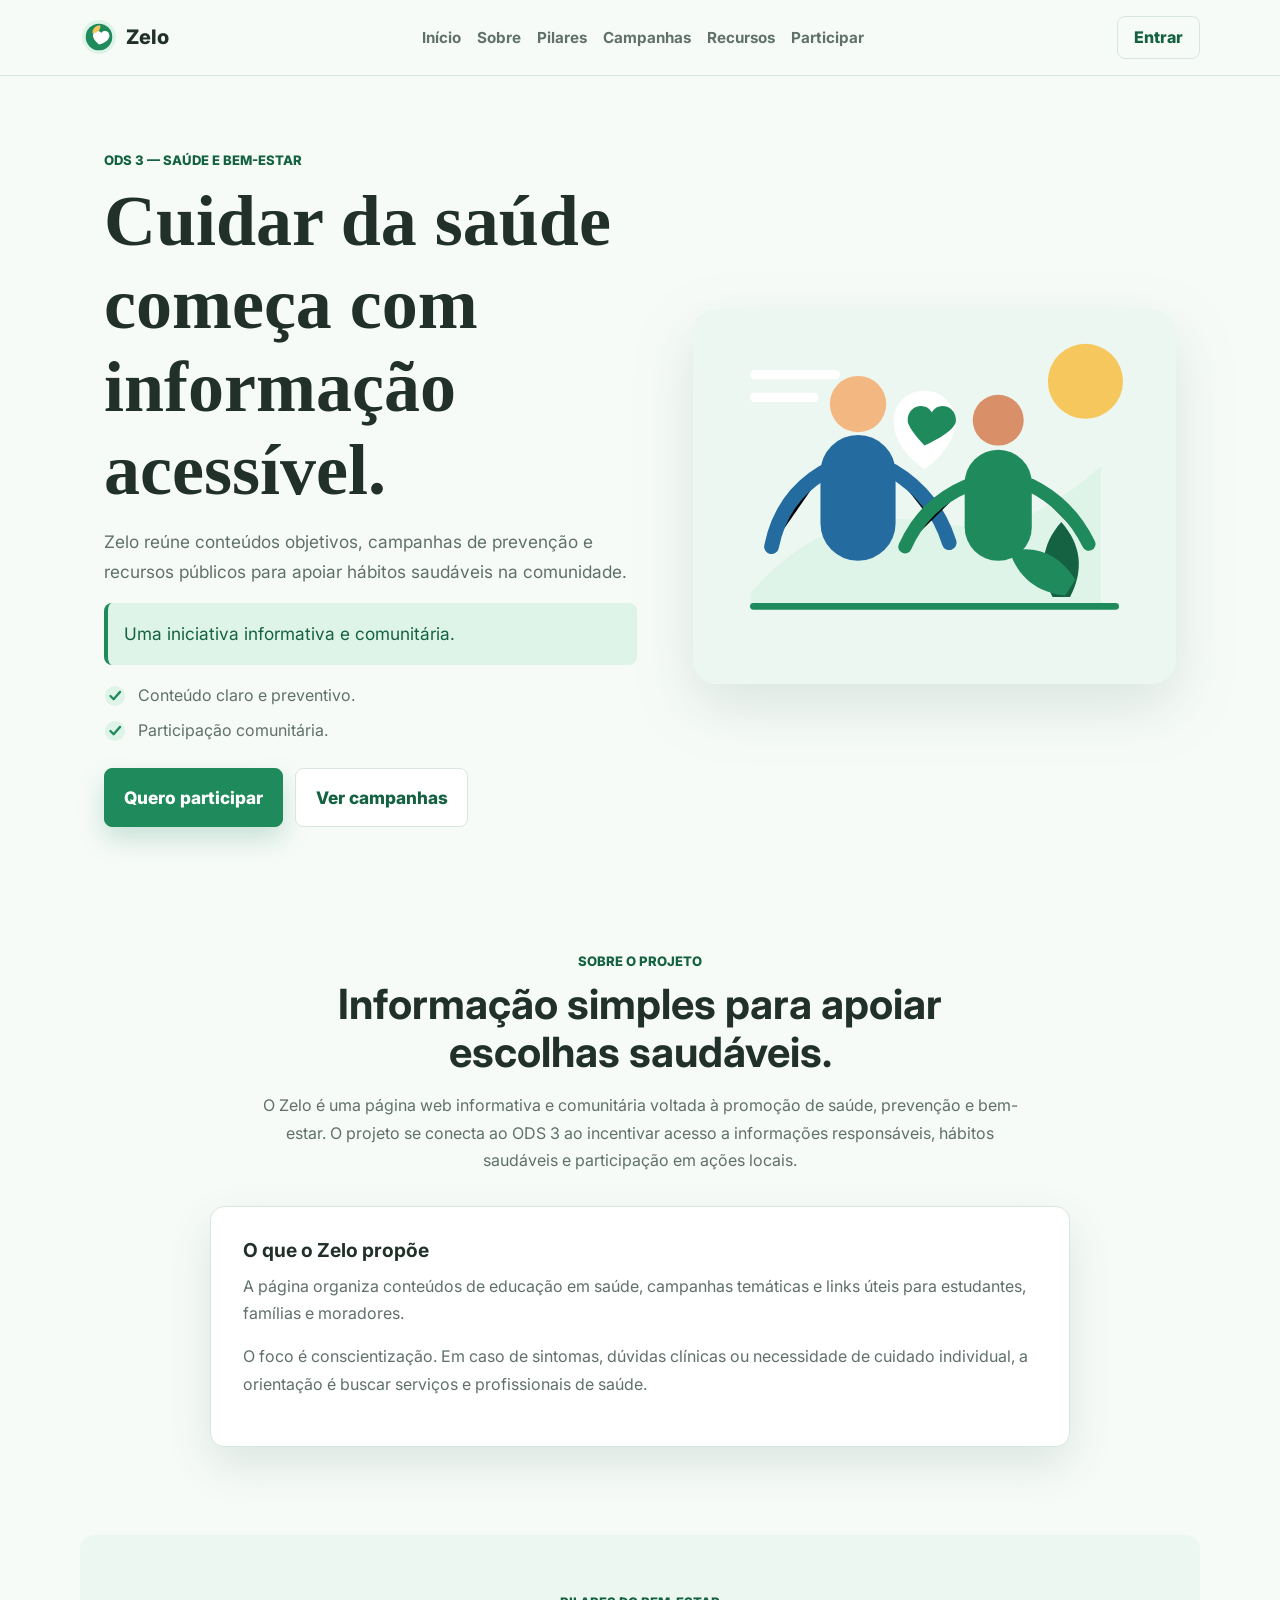
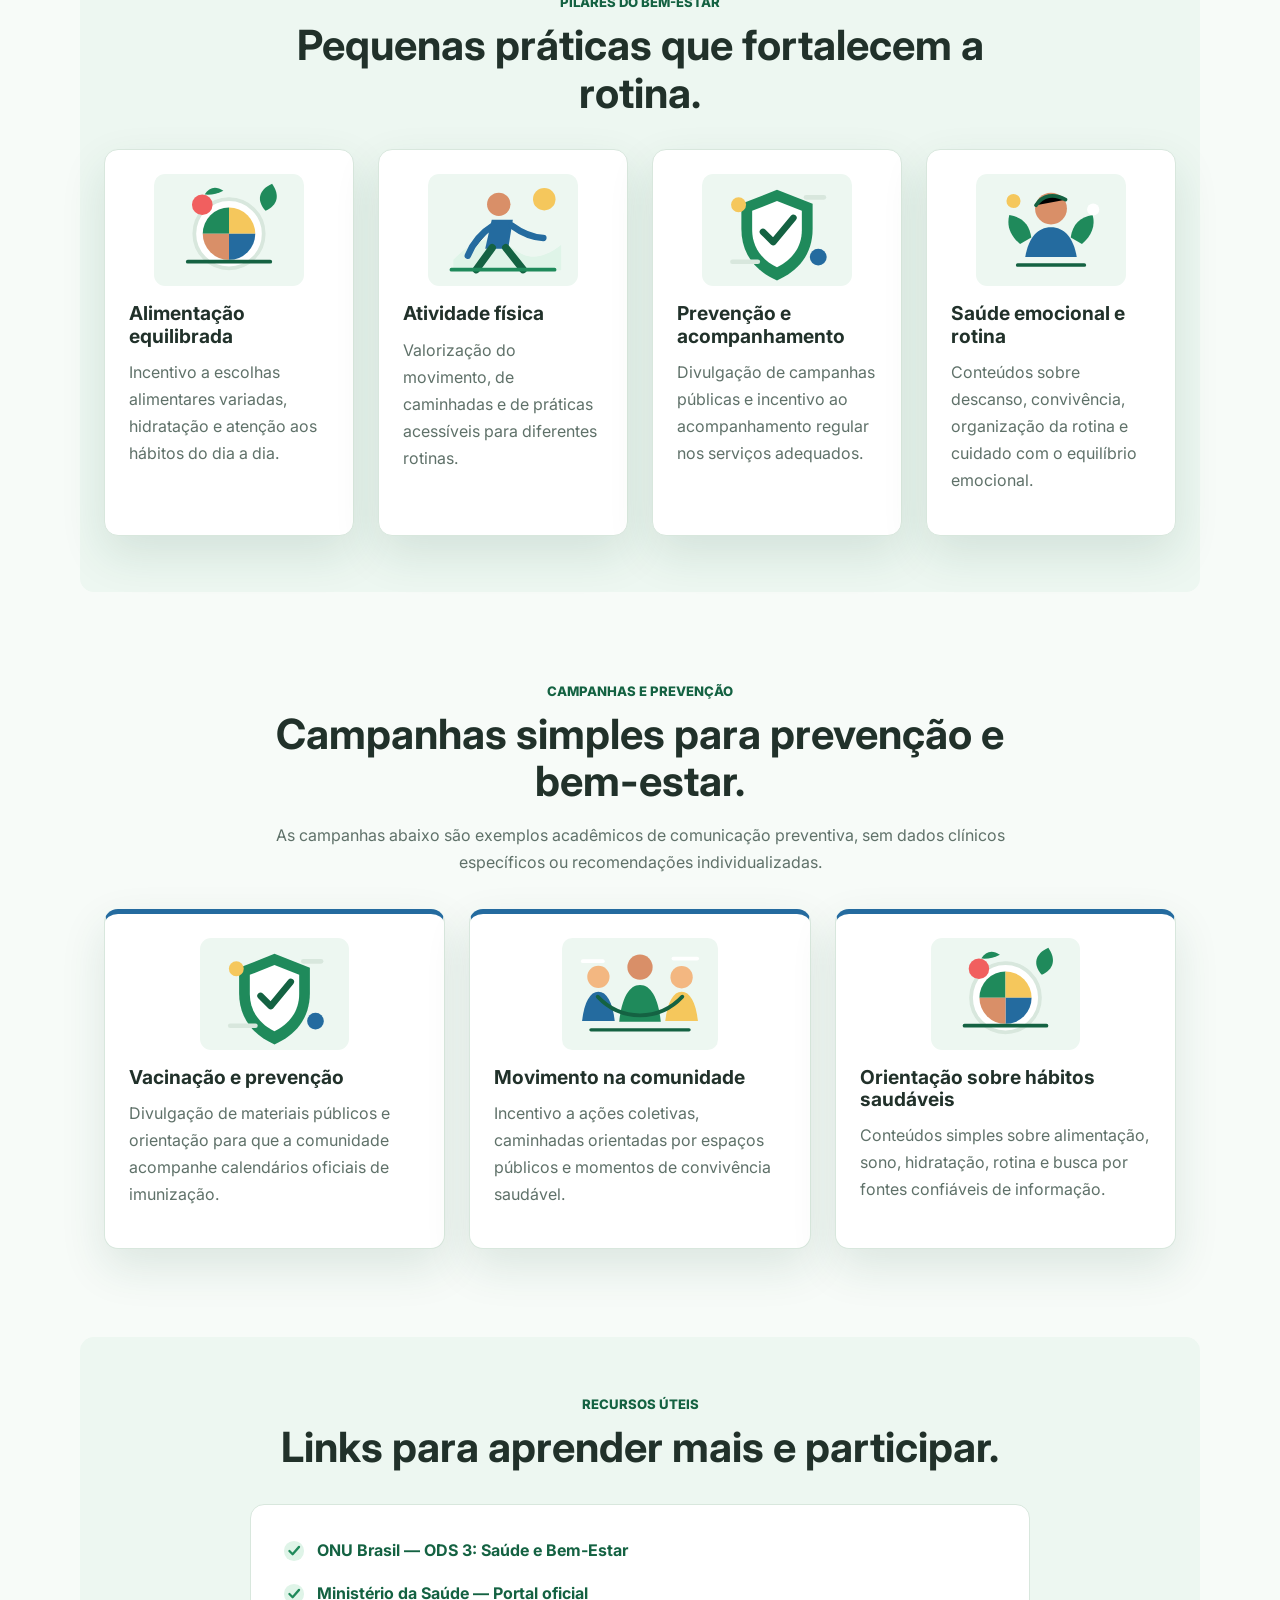
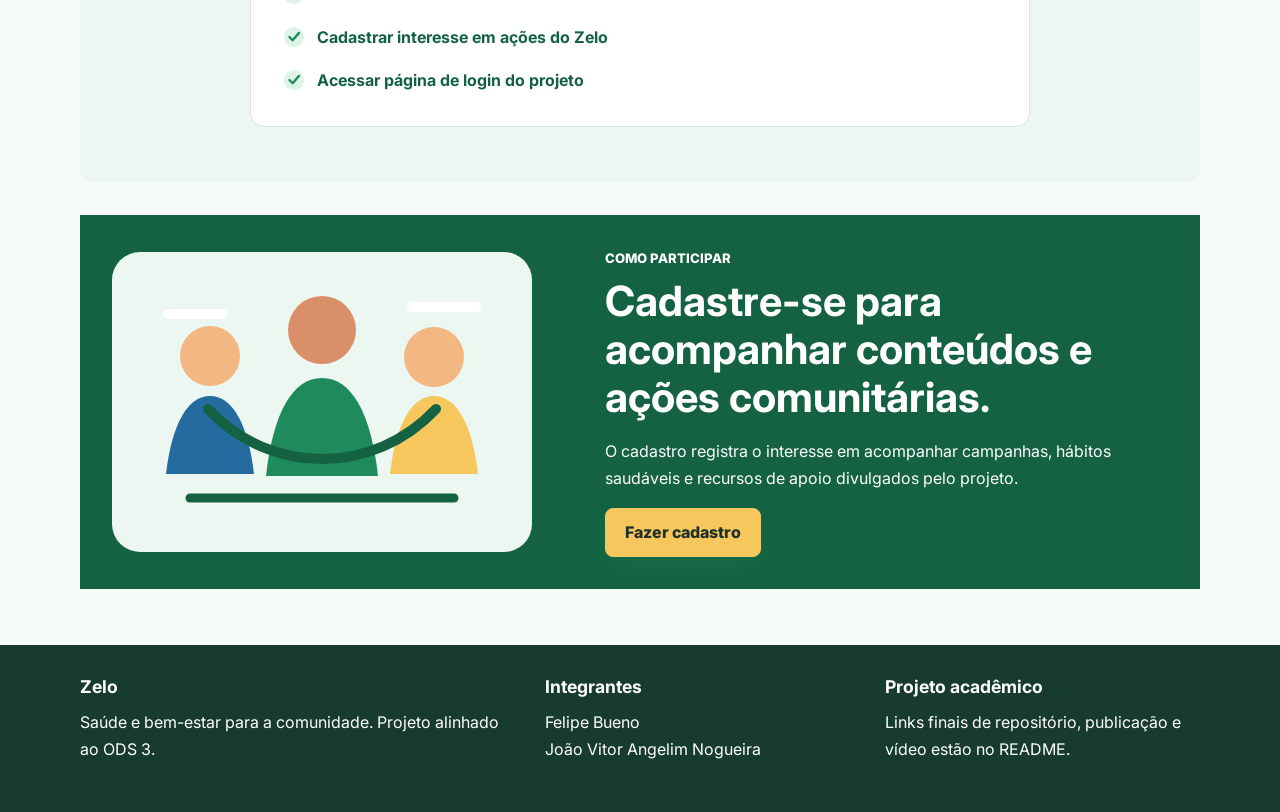
<file: index.html>
<!DOCTYPE html>
<html lang="pt-BR">
  <head>
    <meta charset="UTF-8">
    <meta name="viewport" content="width=device-width, initial-scale=1.0">
    <title>Zelo | Saúde e bem-estar para a comunidade</title>
    <link rel="preconnect" href="https://fonts.googleapis.com">
    <link rel="preconnect" href="https://fonts.gstatic.com" crossorigin>
    <link href="https://fonts.googleapis.com/css2?family=Inter:wght@400;600;700;800&display=swap" rel="stylesheet">
    <link rel="stylesheet" href="css/style.css">
  </head>
  <body>
    <header class="page-header">
      <a class="brand" href="index.html" aria-label="Página inicial do Zelo">
        <img src="assets/logo.svg" alt="" class="brand-logo">
        <span>Zelo</span>
      </a>

      <nav class="main-nav" aria-label="Navegação principal">
        <a href="#inicio">Início</a>
        <a href="#sobre">Sobre</a>
        <a href="#pilares">Pilares</a>
        <a href="#campanhas">Campanhas</a>
        <a href="#recursos">Recursos</a>
        <a href="#participar">Participar</a>
      </nav>

      <a class="nav-action" href="login.html">Entrar</a>
    </header>

    <main>
      <div class="hero" id="inicio">
        <article class="hero-content">
          <span class="eyebrow">ODS 3 — Saúde e Bem-Estar</span>
          <h1 id="hero-title">Cuidar da saúde começa com informação acessível.</h1>
          <p>
            Zelo reúne conteúdos objetivos, campanhas de prevenção e recursos
            públicos para apoiar hábitos saudáveis na comunidade.
          </p>
          <p class="hero-note">
            Uma iniciativa informativa e comunitária.
          </p>
          <ul class="check-list">
            <li><img src="assets/check-icon.svg" alt="">Conteúdo claro e preventivo.</li>
            <li><img src="assets/check-icon.svg" alt="">Participação comunitária.</li>
          </ul>
          <p class="button-row">
            <a class="button primary-button" href="cadastro.html">Quero participar</a>
            <a class="button secondary-button" href="#campanhas">Ver campanhas</a>
          </p>
        </article>

        <figure class="hero-figure">
          <img src="assets/hero-wellbeing.svg" alt="Pessoas reunidas em uma ação comunitária de bem-estar">
        </figure>
      </div>

      <section class="content-section" id="sobre" aria-labelledby="sobre-title">
        <header class="section-header">
          <span class="eyebrow">Sobre o projeto</span>
          <h2 id="sobre-title">Informação simples para apoiar escolhas saudáveis.</h2>
          <p>
            O Zelo é uma página web informativa e comunitária voltada à
            promoção de saúde, prevenção e bem-estar. O projeto se conecta ao
            ODS 3 ao incentivar acesso a informações responsáveis, hábitos
            saudáveis e participação em ações locais.
          </p>
        </header>

        <article class="info-panel">
          <h3>O que o Zelo propõe</h3>
          <p>
            A página organiza conteúdos de educação em saúde, campanhas
            temáticas e links úteis para estudantes, famílias e moradores.
          </p>
          <p>
            O foco é conscientização. Em caso de sintomas, dúvidas clínicas ou
            necessidade de cuidado individual, a orientação é buscar serviços e
            profissionais de saúde.
          </p>
        </article>
      </section>

      <section class="content-section section-soft" id="pilares" aria-labelledby="pilares-title">
        <header class="section-header">
          <span class="eyebrow">Pilares do bem-estar</span>
          <h2 id="pilares-title">Pequenas práticas que fortalecem a rotina.</h2>
        </header>

        <div class="card-grid four-columns">
          <article class="feature-card">
            <img src="assets/healthy-food.svg" alt="Prato com alimentos saudáveis">
            <h3>Alimentação equilibrada</h3>
            <p>
              Incentivo a escolhas alimentares variadas, hidratação e atenção
              aos hábitos do dia a dia.
            </p>
          </article>

          <article class="feature-card">
            <img src="assets/physical-activity.svg" alt="Pessoa caminhando em área verde">
            <h3>Atividade física</h3>
            <p>
              Valorização do movimento, de caminhadas e de práticas acessíveis
              para diferentes rotinas.
            </p>
          </article>

          <article class="feature-card">
            <img src="assets/prevention.svg" alt="Escudo com símbolo de prevenção">
            <h3>Prevenção e acompanhamento</h3>
            <p>
              Divulgação de campanhas públicas e incentivo ao acompanhamento
              regular nos serviços adequados.
            </p>
          </article>

          <article class="feature-card">
            <img src="assets/mental-wellbeing.svg" alt="Pessoa em momento de tranquilidade">
            <h3>Saúde emocional e rotina</h3>
            <p>
              Conteúdos sobre descanso, convivência, organização da rotina e
              cuidado com o equilíbrio emocional.
            </p>
          </article>
        </div>
      </section>

      <section class="content-section" id="campanhas" aria-labelledby="campanhas-title">
        <header class="section-header">
          <span class="eyebrow">Campanhas e prevenção</span>
          <h2 id="campanhas-title">Campanhas simples para prevenção e bem-estar.</h2>
          <p>
            As campanhas abaixo são exemplos acadêmicos de comunicação
            preventiva, sem dados clínicos específicos ou recomendações
            individualizadas.
          </p>
        </header>

        <div class="card-grid three-columns">
          <article class="campaign-card">
            <img src="assets/prevention.svg" alt="Ícone de prevenção em saúde">
            <h3>Vacinação e prevenção</h3>
            <p>
              Divulgação de materiais públicos e orientação para que a
              comunidade acompanhe calendários oficiais de imunização.
            </p>
          </article>

          <article class="campaign-card">
            <img src="assets/community.svg" alt="Grupo de pessoas participando de uma ação comunitária">
            <h3>Movimento na comunidade</h3>
            <p>
              Incentivo a ações coletivas, caminhadas orientadas por espaços
              públicos e momentos de convivência saudável.
            </p>
          </article>

          <article class="campaign-card">
            <img src="assets/healthy-food.svg" alt="Alimentos representando hábitos saudáveis">
            <h3>Orientação sobre hábitos saudáveis</h3>
            <p>
              Conteúdos simples sobre alimentação, sono, hidratação, rotina e
              busca por fontes confiáveis de informação.
            </p>
          </article>
        </div>
      </section>

      <section class="content-section section-soft" id="recursos" aria-labelledby="recursos-title">
        <header class="section-header">
          <span class="eyebrow">Recursos úteis</span>
          <h2 id="recursos-title">Links para aprender mais e participar.</h2>
        </header>

        <ul class="resource-list">
          <li>
            <img src="assets/check-icon.svg" alt="">
            <a href="https://brasil.un.org/pt-br/sdgs/3" target="_blank" rel="noopener noreferrer">
              ONU Brasil — ODS 3: Saúde e Bem-Estar
            </a>
          </li>
          <li>
            <img src="assets/check-icon.svg" alt="">
            <a href="https://www.gov.br/saude/pt-br" target="_blank" rel="noopener noreferrer">
              Ministério da Saúde — Portal oficial
            </a>
          </li>
          <li>
            <img src="assets/check-icon.svg" alt="">
            <a href="cadastro.html">Cadastrar interesse em ações do Zelo</a>
          </li>
          <li>
            <img src="assets/check-icon.svg" alt="">
            <a href="login.html">Acessar página de login do projeto</a>
          </li>
        </ul>
      </section>

      <div class="participation-section" id="participar">
        <figure>
          <img src="assets/community.svg" alt="Comunidade reunida para uma atividade de bem-estar">
        </figure>
        <article>
          <span class="eyebrow">Como participar</span>
          <h2 id="participar-title">Cadastre-se para acompanhar conteúdos e ações comunitárias.</h2>
          <p>
            O cadastro registra o interesse em acompanhar campanhas, hábitos
            saudáveis e recursos de apoio divulgados pelo projeto.
          </p>
          <a class="button primary-button" href="cadastro.html">Fazer cadastro</a>
        </article>
      </div>
    </main>

    <footer class="page-footer">
      <section>
        <h2>Zelo</h2>
        <p>Saúde e bem-estar para a comunidade. Projeto alinhado ao ODS 3.</p>
      </section>

      <section>
        <h2>Integrantes</h2>
        <ul>
          <li><a href="curriculo-felipe.html">Felipe Bueno</a></li>
          <li><a href="curriculo-joao.html">João Vitor Angelim Nogueira</a></li>
        </ul>
      </section>

      <section>
        <h2>Projeto acadêmico</h2>
        <p>Links finais de repositório, publicação e vídeo estão no README.</p>
      </section>
    </footer>
  </body>
</html>
</file>
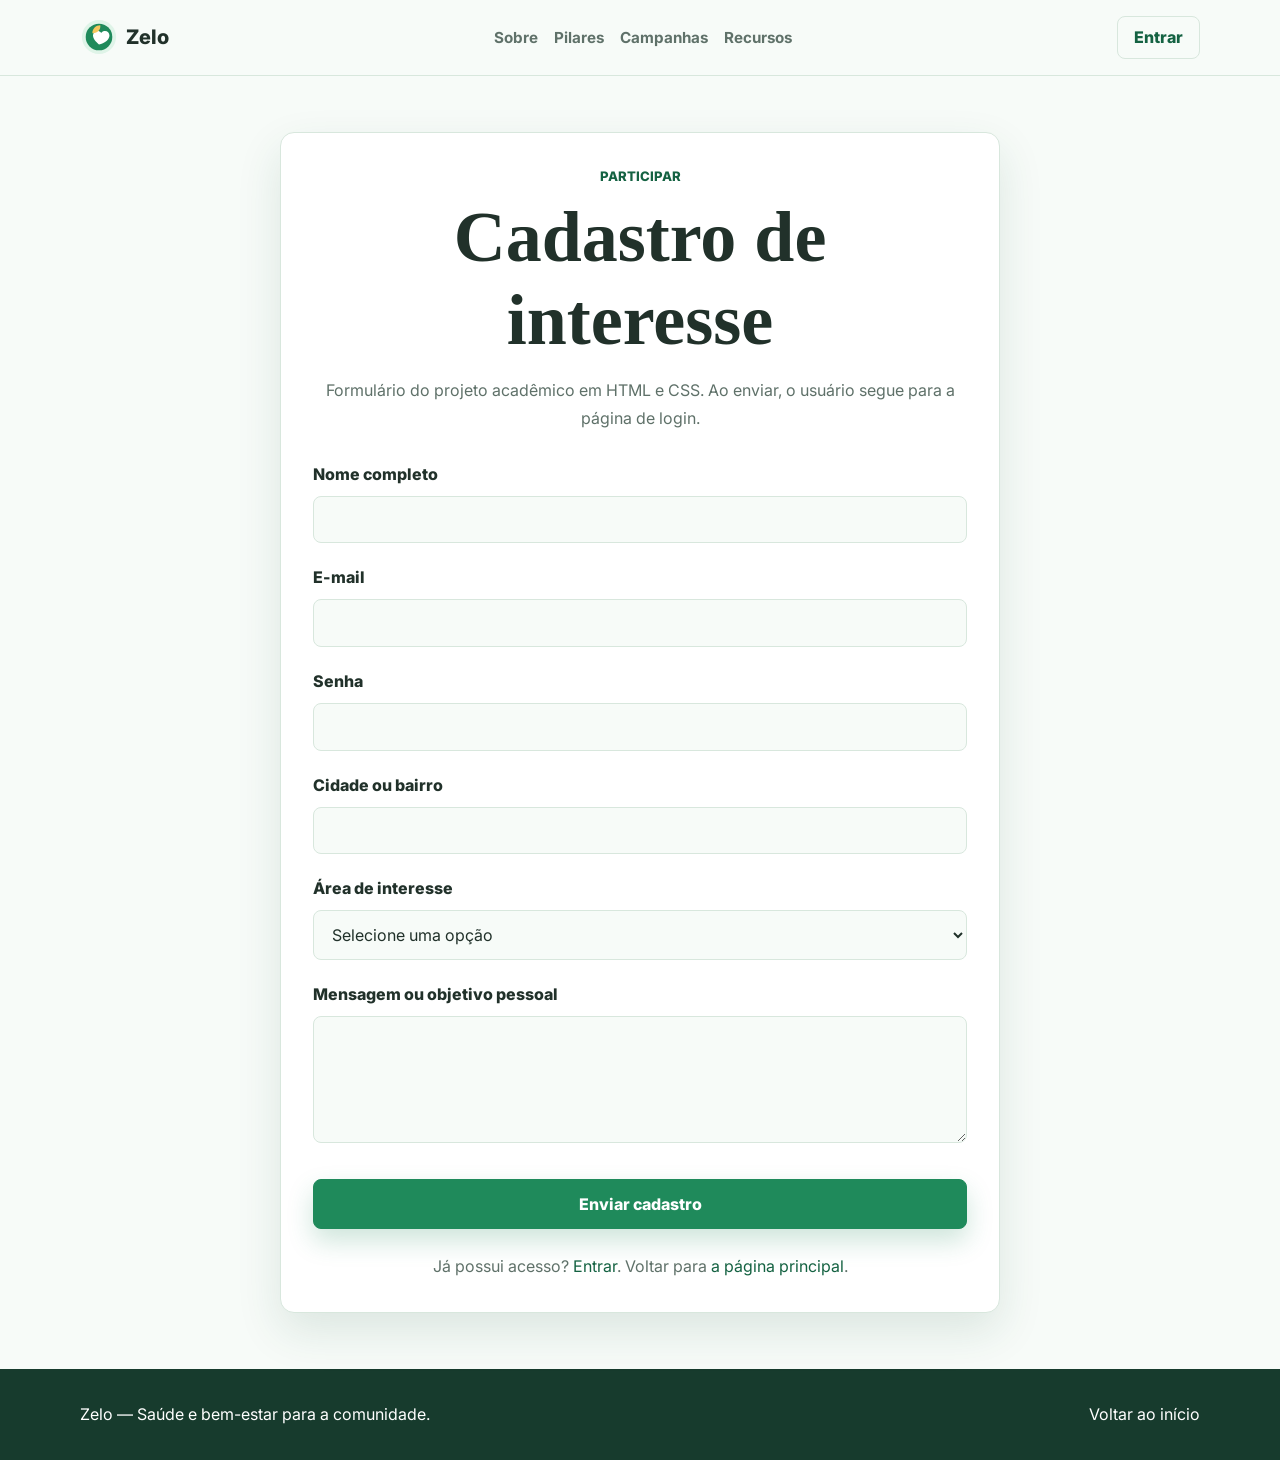
<file: cadastro.html>
<!DOCTYPE html>
<html lang="pt-BR">
  <head>
    <meta charset="UTF-8">
    <meta name="viewport" content="width=device-width, initial-scale=1.0">
    <title>Cadastro | Zelo</title>
    <link rel="preconnect" href="https://fonts.googleapis.com">
    <link rel="preconnect" href="https://fonts.gstatic.com" crossorigin>
    <link href="https://fonts.googleapis.com/css2?family=Inter:wght@400;600;700;800&display=swap" rel="stylesheet">
    <link rel="stylesheet" href="css/style.css">
  </head>
  <body>
    <header class="page-header">
      <a class="brand" href="index.html" aria-label="Página inicial do Zelo">
        <img src="assets/logo.svg" alt="" class="brand-logo">
        <span>Zelo</span>
      </a>

      <nav class="main-nav" aria-label="Navegação principal">
        <a href="index.html#sobre">Sobre</a>
        <a href="index.html#pilares">Pilares</a>
        <a href="index.html#campanhas">Campanhas</a>
        <a href="index.html#recursos">Recursos</a>
      </nav>

      <a class="nav-action" href="login.html">Entrar</a>
    </header>

    <main class="form-page">
      <section class="form-card">
        <header class="section-header">
          <span class="eyebrow">Participar</span>
          <h1>Cadastro de interesse</h1>
          <p>
            Formulário do projeto acadêmico em HTML e CSS. Ao enviar, o usuário
            segue para a página de login.
          </p>
        </header>

        <form action="login.html" method="get">
          <label for="full-name">Nome completo</label>
          <input type="text" id="full-name" name="nome" autocomplete="name" required>

          <label for="email">E-mail</label>
          <input type="email" id="email" name="email" autocomplete="email" required>

          <label for="password">Senha</label>
          <input type="password" id="password" name="senha" autocomplete="new-password" required>

          <label for="neighborhood">Cidade ou bairro</label>
          <input type="text" id="neighborhood" name="localidade" required>

          <label for="interest">Área de interesse</label>
          <select id="interest" name="interesse" required>
            <option value="">Selecione uma opção</option>
            <option value="alimentacao">Alimentação equilibrada</option>
            <option value="atividade-fisica">Atividade física</option>
            <option value="prevencao">Prevenção e campanhas</option>
            <option value="bem-estar-emocional">Bem-estar emocional</option>
          </select>

          <label for="message">Mensagem ou objetivo pessoal</label>
          <textarea id="message" name="mensagem" rows="5" required></textarea>

          <button class="button primary-button" type="submit">Enviar cadastro</button>
        </form>

        <p class="form-links">
          Já possui acesso? <a href="login.html">Entrar</a>.
          Voltar para <a href="index.html">a página principal</a>.
        </p>
      </section>
    </main>

    <footer class="page-footer compact-footer">
      <p>Zelo — Saúde e bem-estar para a comunidade.</p>
      <a href="index.html">Voltar ao início</a>
    </footer>
  </body>
</html>
</file>
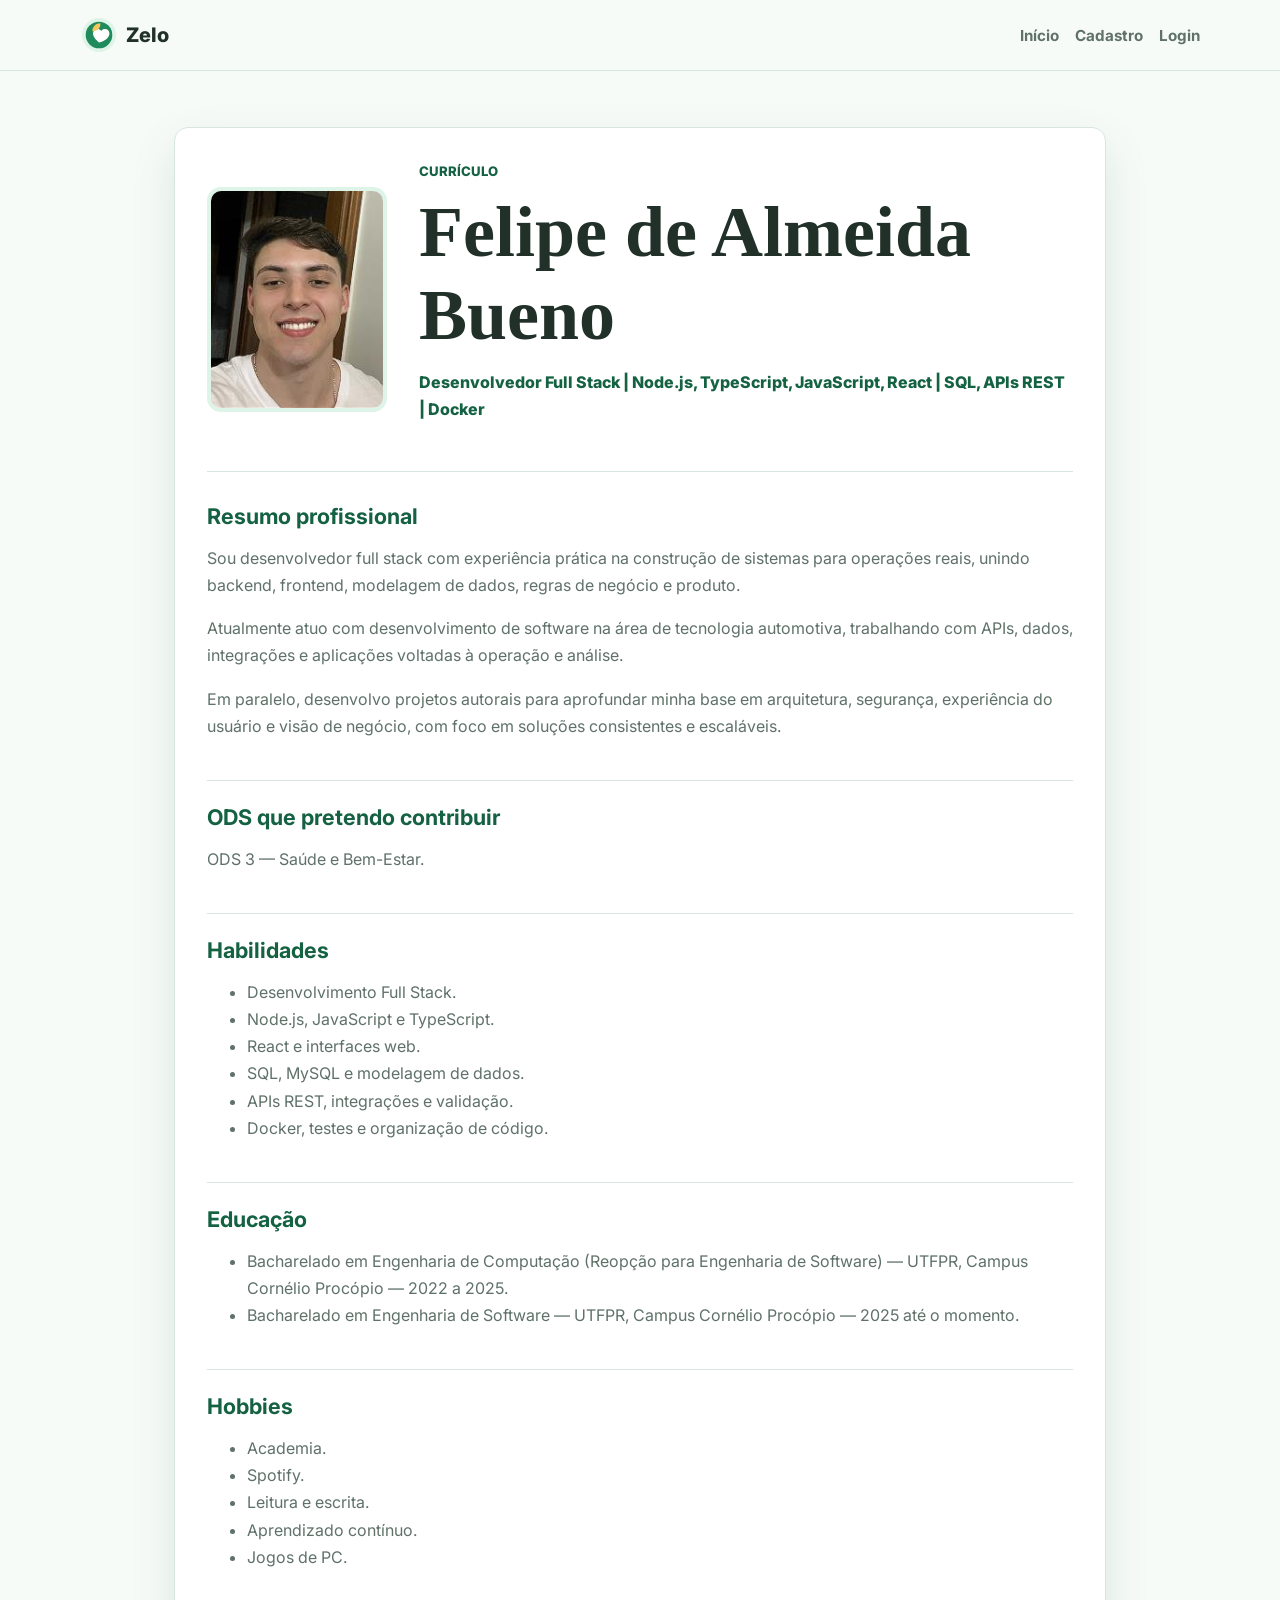
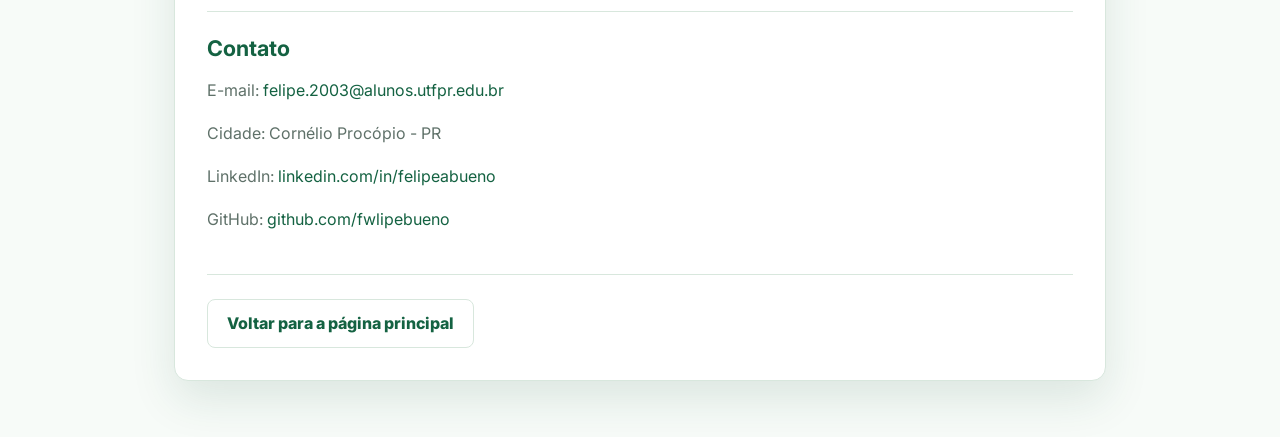
<file: curriculo-felipe.html>
<!DOCTYPE html>
<html lang="pt-BR">
  <head>
    <meta charset="UTF-8">
    <meta name="viewport" content="width=device-width, initial-scale=1.0">
    <title>Currículo Felipe de Almeida Bueno | Zelo</title>
    <link rel="preconnect" href="https://fonts.googleapis.com">
    <link rel="preconnect" href="https://fonts.gstatic.com" crossorigin>
    <link href="https://fonts.googleapis.com/css2?family=Inter:wght@400;600;700;800&display=swap" rel="stylesheet">
    <link rel="stylesheet" href="css/style.css">
  </head>
  <body class="cv-page">
    <header class="page-header">
      <a class="brand" href="index.html" aria-label="Página inicial do Zelo">
        <img src="assets/logo.svg" alt="" class="brand-logo">
        <span>Zelo</span>
      </a>

      <nav class="main-nav" aria-label="Navegação principal">
        <a href="index.html">Início</a>
        <a href="cadastro.html">Cadastro</a>
        <a href="login.html">Login</a>
      </nav>
    </header>

    <main class="cv-main">
      <article class="cv-card">
        <header class="cv-header">
          <figure class="cv-photo">
            <img src="assets/foto-felipe.jpg" alt="Foto de Felipe de Almeida Bueno">
          </figure>
          <div class="cv-intro">
            <span class="eyebrow">Currículo</span>
            <h1 id="felipe-name">Felipe de Almeida Bueno</h1>
            <p>
              Desenvolvedor Full Stack | Node.js, TypeScript, JavaScript, React |
              SQL, APIs REST | Docker
            </p>
          </div>
        </header>

        <section class="cv-section" aria-labelledby="felipe-resumo">
          <h2 id="felipe-resumo">Resumo profissional</h2>
          <p>
            Sou desenvolvedor full stack com experiência prática na construção
            de sistemas para operações reais, unindo backend, frontend,
            modelagem de dados, regras de negócio e produto.
          </p>
          <p>
            Atualmente atuo com desenvolvimento de software na área de
            tecnologia automotiva, trabalhando com APIs, dados, integrações e
            aplicações voltadas à operação e análise.
          </p>
          <p>
            Em paralelo, desenvolvo projetos autorais para aprofundar minha base
            em arquitetura, segurança, experiência do usuário e visão de
            negócio, com foco em soluções consistentes e escaláveis.
          </p>
        </section>

        <section class="cv-section" aria-labelledby="felipe-ods">
          <h2 id="felipe-ods">ODS que pretendo contribuir</h2>
          <p>ODS 3 — Saúde e Bem-Estar.</p>
        </section>

        <section class="cv-section" aria-labelledby="felipe-habilidades">
          <h2 id="felipe-habilidades">Habilidades</h2>
          <ul>
            <li>Desenvolvimento Full Stack.</li>
            <li>Node.js, JavaScript e TypeScript.</li>
            <li>React e interfaces web.</li>
            <li>SQL, MySQL e modelagem de dados.</li>
            <li>APIs REST, integrações e validação.</li>
            <li>Docker, testes e organização de código.</li>
          </ul>
        </section>

        <section class="cv-section" aria-labelledby="felipe-educacao">
          <h2 id="felipe-educacao">Educação</h2>
          <ul>
            <li>
              Bacharelado em Engenharia de Computação (Reopção para Engenharia
              de Software) — UTFPR, Campus Cornélio Procópio — 2022 a 2025.
            </li>
            <li>
              Bacharelado em Engenharia de Software — UTFPR, Campus Cornélio
              Procópio — 2025 até o momento.
            </li>
          </ul>
        </section>

        <section class="cv-section" aria-labelledby="felipe-hobbies">
          <h2 id="felipe-hobbies">Hobbies</h2>
          <ul>
            <li>Academia.</li>
            <li>Spotify.</li>
            <li>Leitura e escrita.</li>
            <li>Aprendizado contínuo.</li>
            <li>Jogos de PC.</li>
          </ul>
        </section>

        <section class="cv-section" aria-labelledby="felipe-contato">
          <h2 id="felipe-contato">Contato</h2>
          <p>E-mail: <a href="mailto:felipe.2003@alunos.utfpr.edu.br">felipe.2003@alunos.utfpr.edu.br</a></p>
          <p>Cidade: Cornélio Procópio - PR</p>
          <p>LinkedIn: <a href="https://www.linkedin.com/in/felipeabueno" target="_blank" rel="noopener noreferrer">linkedin.com/in/felipeabueno</a></p>
          <p>GitHub: <a href="https://github.com/fwlipebueno" target="_blank" rel="noopener noreferrer">github.com/fwlipebueno</a></p>
        </section>

        <footer class="cv-footer">
          <a class="button secondary-button" href="index.html">Voltar para a página principal</a>
        </footer>
      </article>
    </main>
  </body>
</html>
</file>
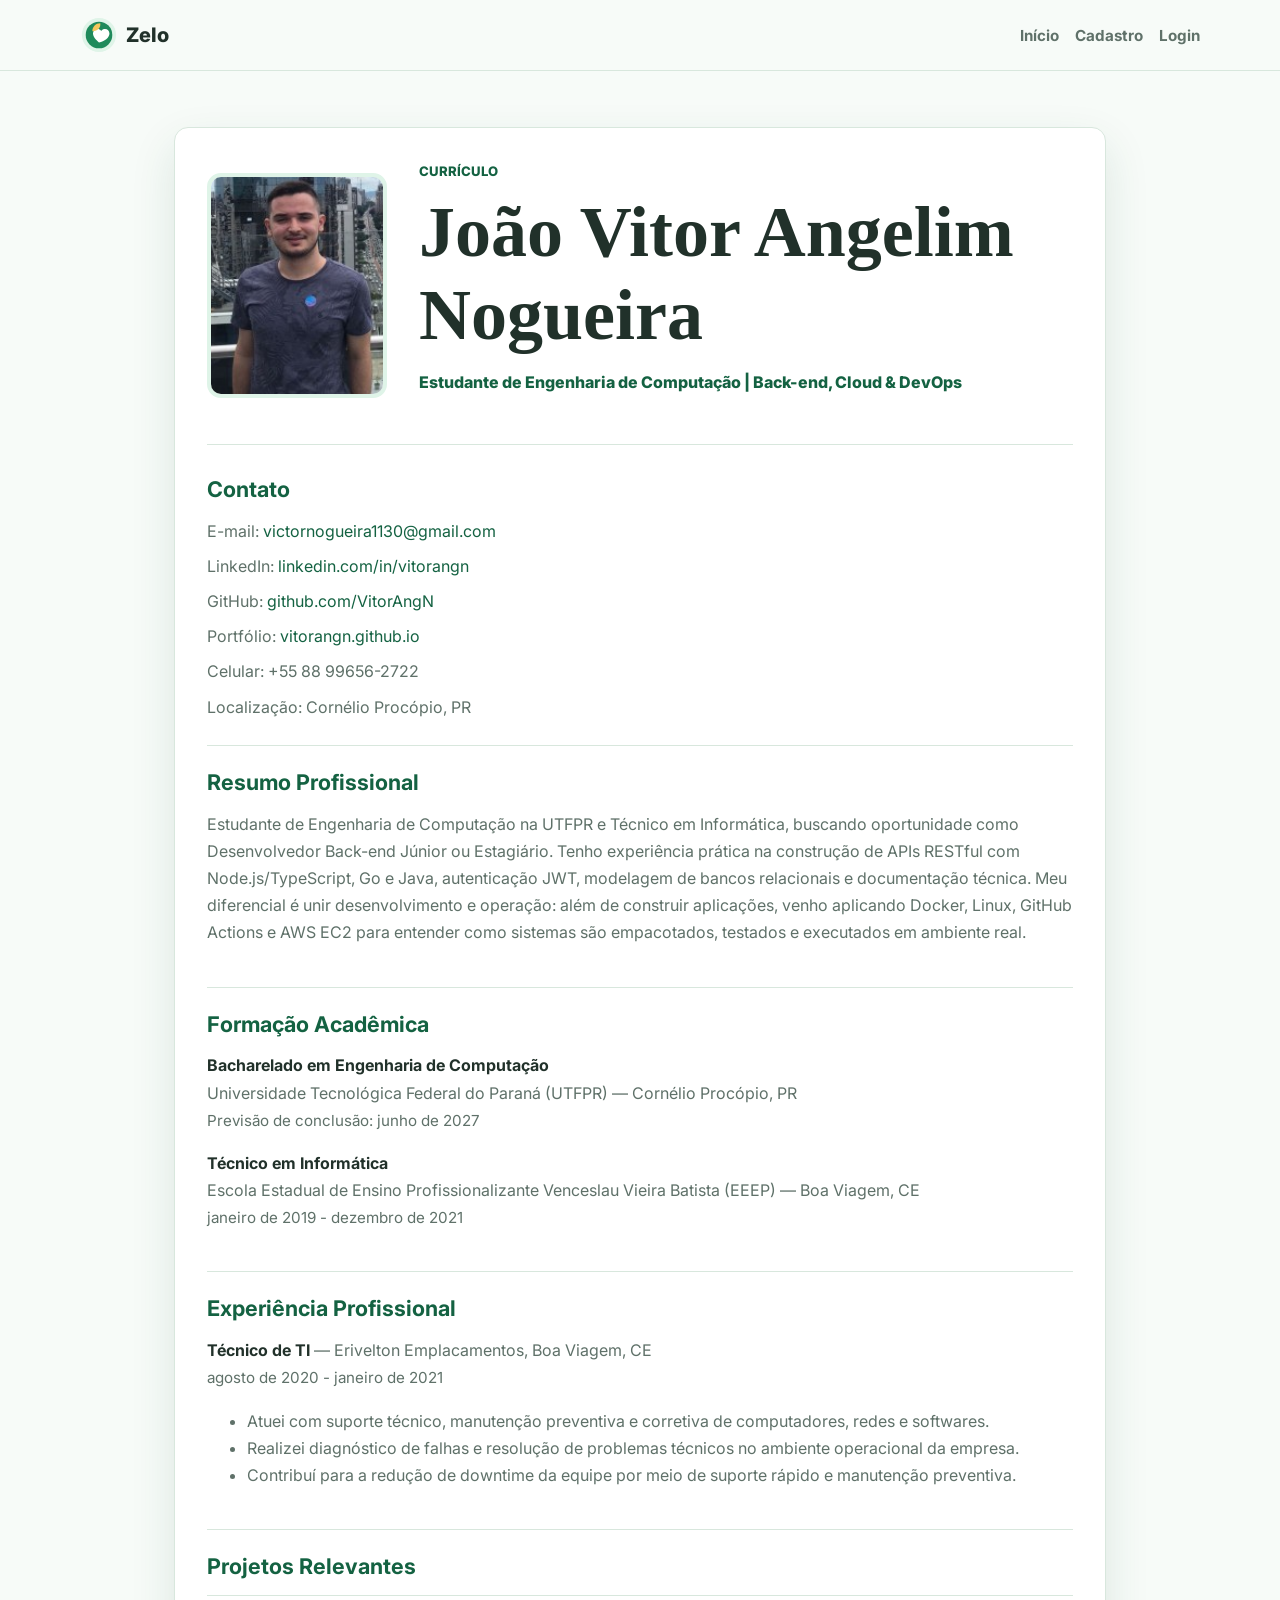
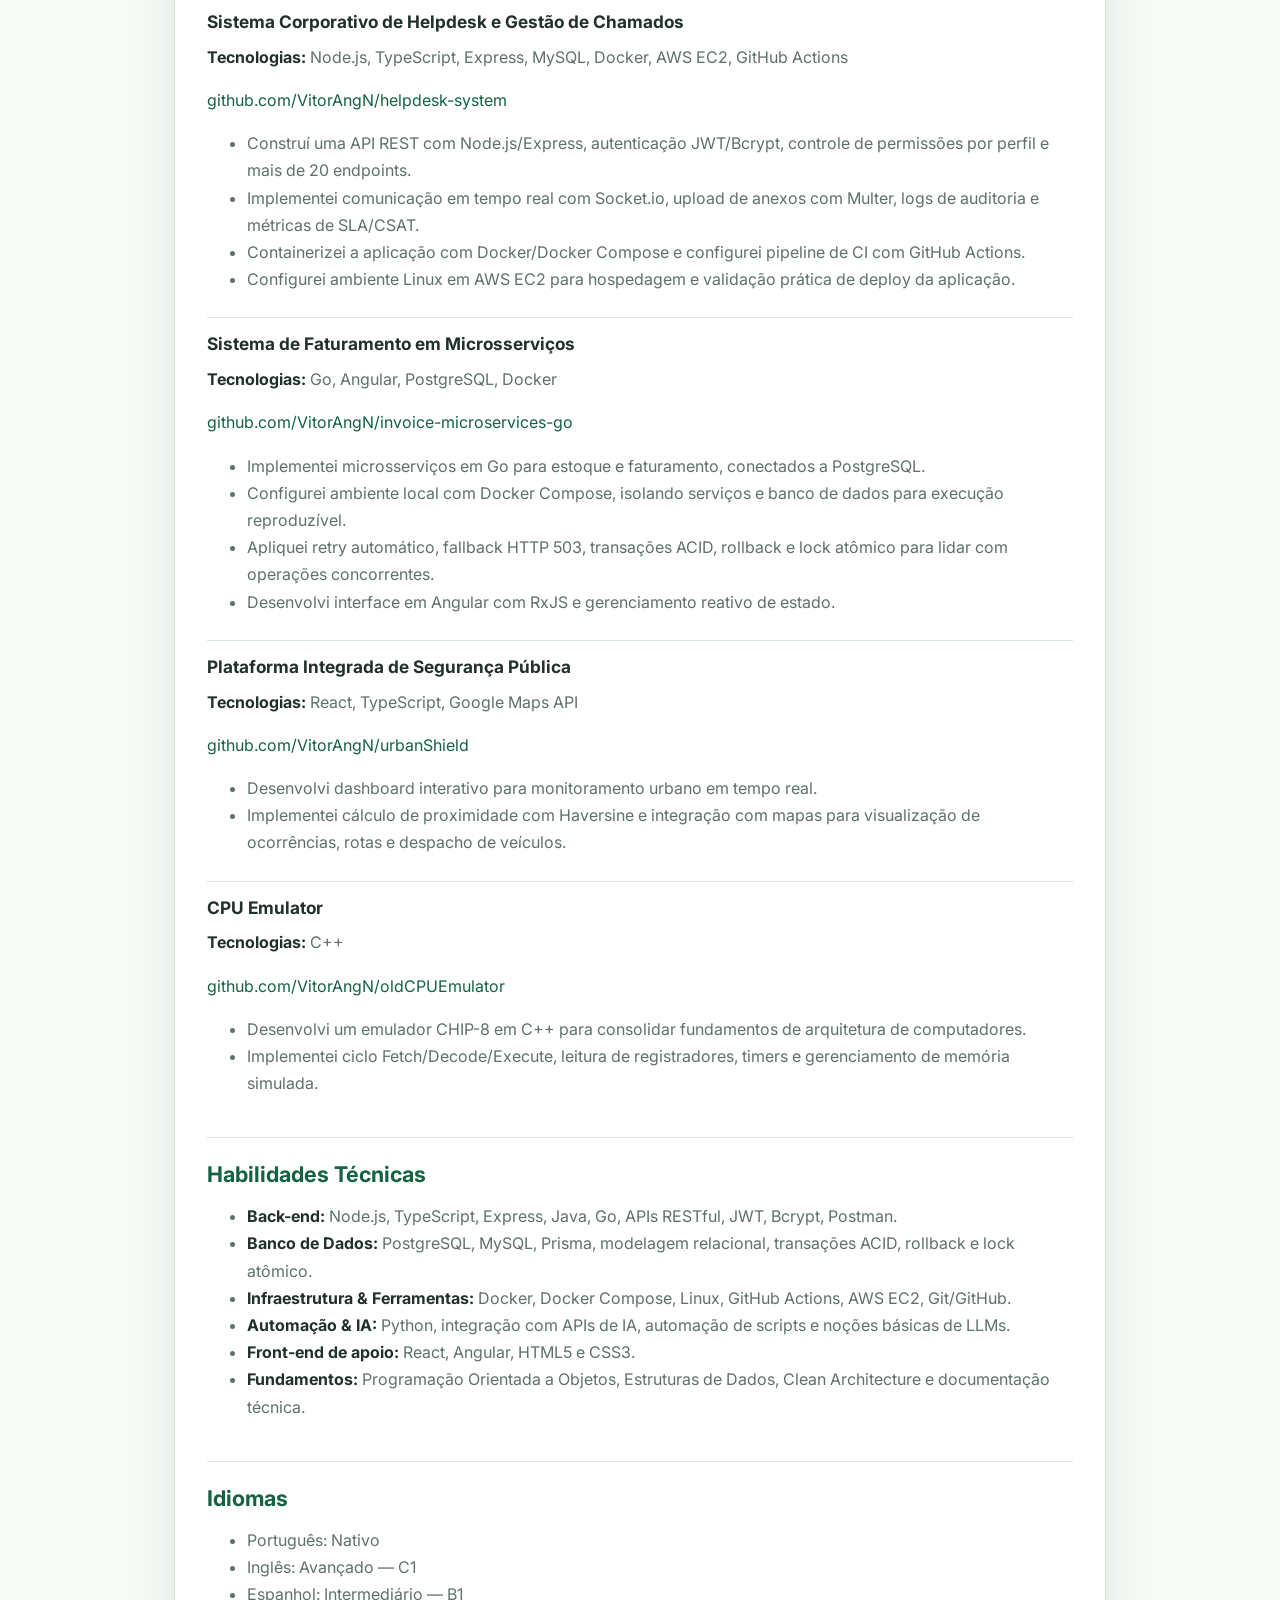
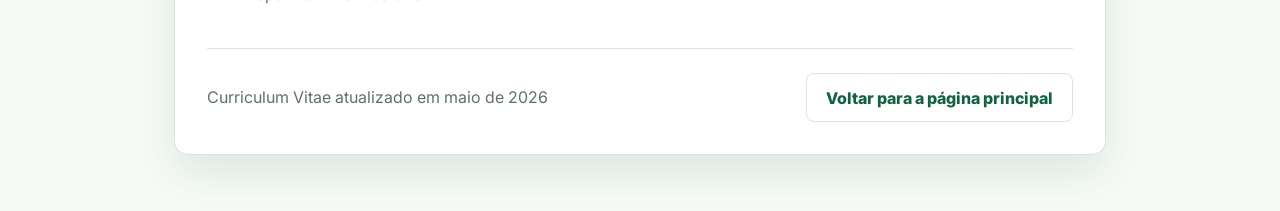
<file: curriculo-joao.html>
<!DOCTYPE html>
<html lang="pt-BR">
  <head>
    <meta charset="UTF-8">
    <meta name="viewport" content="width=device-width, initial-scale=1.0">
    <title>Curriculum Vitae - João Vitor Angelim Nogueira</title>
    <link rel="preconnect" href="https://fonts.googleapis.com">
    <link rel="preconnect" href="https://fonts.gstatic.com" crossorigin>
    <link href="https://fonts.googleapis.com/css2?family=Inter:wght@400;600;700;800&display=swap" rel="stylesheet">
    <link rel="stylesheet" href="css/style.css">
  </head>
  <body class="cv-page">
    <header class="page-header">
      <a class="brand" href="index.html" aria-label="Página inicial do Zelo">
        <img src="assets/logo.svg" alt="" class="brand-logo">
        <span>Zelo</span>
      </a>

      <nav class="main-nav" aria-label="Navegação principal">
        <a href="index.html">Início</a>
        <a href="cadastro.html">Cadastro</a>
        <a href="login.html">Login</a>
      </nav>
    </header>

    <main class="cv-main">
      <article class="cv-card">
        <header class="cv-header">
          <figure class="cv-photo">
            <img src="assets/foto-joao.jpg" alt="Foto de João Vitor Angelim Nogueira">
          </figure>
          <div class="cv-intro">
            <span class="eyebrow">Currículo</span>
            <h1 id="joao-name">João Vitor Angelim Nogueira</h1>
            <p>Estudante de Engenharia de Computação | Back-end, Cloud & DevOps</p>
          </div>
        </header>

        <section class="cv-section" aria-labelledby="joao-contato">
          <h2 id="joao-contato">Contato</h2>
          <ul class="cv-list">
            <li>E-mail: <a href="mailto:victornogueira1130@gmail.com">victornogueira1130@gmail.com</a></li>
            <li>LinkedIn: <a href="https://www.linkedin.com/in/vitorangn" target="_blank" rel="noopener noreferrer">linkedin.com/in/vitorangn</a></li>
            <li>GitHub: <a href="https://github.com/VitorAngN" target="_blank" rel="noopener noreferrer">github.com/VitorAngN</a></li>
            <li>Portfólio: <a href="https://vitorangn.github.io" target="_blank" rel="noopener noreferrer">vitorangn.github.io</a></li>
            <li>Celular: +55 88 99656-2722</li>
            <li>Localização: Cornélio Procópio, PR</li>
          </ul>
        </section>

        <section class="cv-section" aria-labelledby="joao-resumo">
          <h2 id="joao-resumo">Resumo Profissional</h2>
          <p>
            Estudante de Engenharia de Computação na UTFPR e Técnico em
            Informática, buscando oportunidade como Desenvolvedor Back-end
            Júnior ou Estagiário. Tenho experiência prática na construção de
            APIs RESTful com Node.js/TypeScript, Go e Java, autenticação JWT,
            modelagem de bancos relacionais e documentação técnica. Meu
            diferencial é unir desenvolvimento e operação: além de construir
            aplicações, venho aplicando Docker, Linux, GitHub Actions e AWS EC2
            para entender como sistemas são empacotados, testados e executados
            em ambiente real.
          </p>
        </section>

        <section class="cv-section" aria-labelledby="joao-formacao">
          <h2 id="joao-formacao">Formação Acadêmica</h2>
          <p>
            <strong>Bacharelado em Engenharia de Computação</strong><br>
            Universidade Tecnológica Federal do Paraná (UTFPR) — Cornélio
            Procópio, PR<br>
            <span class="cv-period">Previsão de conclusão: junho de 2027</span>
          </p>
          <p>
            <strong>Técnico em Informática</strong><br>
            Escola Estadual de Ensino Profissionalizante Venceslau Vieira
            Batista (EEEP) — Boa Viagem, CE<br>
            <span class="cv-period">janeiro de 2019 - dezembro de 2021</span>
          </p>
        </section>

        <section class="cv-section" aria-labelledby="joao-experiencia">
          <h2 id="joao-experiencia">Experiência Profissional</h2>
          <p>
            <strong>Técnico de TI</strong> — Erivelton Emplacamentos, Boa
            Viagem, CE<br>
            <span class="cv-period">agosto de 2020 - janeiro de 2021</span>
          </p>
          <ul>
            <li>Atuei com suporte técnico, manutenção preventiva e corretiva de computadores, redes e softwares.</li>
            <li>Realizei diagnóstico de falhas e resolução de problemas técnicos no ambiente operacional da empresa.</li>
            <li>Contribuí para a redução de downtime da equipe por meio de suporte rápido e manutenção preventiva.</li>
          </ul>
        </section>

        <section class="cv-section" aria-labelledby="joao-projetos">
          <h2 id="joao-projetos">Projetos Relevantes</h2>

          <article class="cv-project">
            <h3>Sistema Corporativo de Helpdesk e Gestão de Chamados</h3>
            <p><strong>Tecnologias:</strong> Node.js, TypeScript, Express, MySQL, Docker, AWS EC2, GitHub Actions</p>
            <p>
              <a href="https://github.com/VitorAngN/helpdesk-system" target="_blank" rel="noopener noreferrer">
                github.com/VitorAngN/helpdesk-system
              </a>
            </p>
            <ul>
              <li>Construí uma API REST com Node.js/Express, autenticação JWT/Bcrypt, controle de permissões por perfil e mais de 20 endpoints.</li>
              <li>Implementei comunicação em tempo real com Socket.io, upload de anexos com Multer, logs de auditoria e métricas de SLA/CSAT.</li>
              <li>Containerizei a aplicação com Docker/Docker Compose e configurei pipeline de CI com GitHub Actions.</li>
              <li>Configurei ambiente Linux em AWS EC2 para hospedagem e validação prática de deploy da aplicação.</li>
            </ul>
          </article>

          <article class="cv-project">
            <h3>Sistema de Faturamento em Microsserviços</h3>
            <p><strong>Tecnologias:</strong> Go, Angular, PostgreSQL, Docker</p>
            <p>
              <a href="https://github.com/VitorAngN/invoice-microservices-go" target="_blank" rel="noopener noreferrer">
                github.com/VitorAngN/invoice-microservices-go
              </a>
            </p>
            <ul>
              <li>Implementei microsserviços em Go para estoque e faturamento, conectados a PostgreSQL.</li>
              <li>Configurei ambiente local com Docker Compose, isolando serviços e banco de dados para execução reproduzível.</li>
              <li>Apliquei retry automático, fallback HTTP 503, transações ACID, rollback e lock atômico para lidar com operações concorrentes.</li>
              <li>Desenvolvi interface em Angular com RxJS e gerenciamento reativo de estado.</li>
            </ul>
          </article>

          <article class="cv-project">
            <h3>Plataforma Integrada de Segurança Pública</h3>
            <p><strong>Tecnologias:</strong> React, TypeScript, Google Maps API</p>
            <p>
              <a href="https://github.com/VitorAngN/urbanShield" target="_blank" rel="noopener noreferrer">
                github.com/VitorAngN/urbanShield
              </a>
            </p>
            <ul>
              <li>Desenvolvi dashboard interativo para monitoramento urbano em tempo real.</li>
              <li>Implementei cálculo de proximidade com Haversine e integração com mapas para visualização de ocorrências, rotas e despacho de veículos.</li>
            </ul>
          </article>

          <article class="cv-project">
            <h3>CPU Emulator</h3>
            <p><strong>Tecnologias:</strong> C++</p>
            <p>
              <a href="https://github.com/VitorAngN/oldCPUEmulator" target="_blank" rel="noopener noreferrer">
                github.com/VitorAngN/oldCPUEmulator
              </a>
            </p>
            <ul>
              <li>Desenvolvi um emulador CHIP-8 em C++ para consolidar fundamentos de arquitetura de computadores.</li>
              <li>Implementei ciclo Fetch/Decode/Execute, leitura de registradores, timers e gerenciamento de memória simulada.</li>
            </ul>
          </article>
        </section>

        <section class="cv-section" aria-labelledby="joao-habilidades">
          <h2 id="joao-habilidades">Habilidades Técnicas</h2>
          <ul>
            <li><strong>Back-end:</strong> Node.js, TypeScript, Express, Java, Go, APIs RESTful, JWT, Bcrypt, Postman.</li>
            <li><strong>Banco de Dados:</strong> PostgreSQL, MySQL, Prisma, modelagem relacional, transações ACID, rollback e lock atômico.</li>
            <li><strong>Infraestrutura & Ferramentas:</strong> Docker, Docker Compose, Linux, GitHub Actions, AWS EC2, Git/GitHub.</li>
            <li><strong>Automação & IA:</strong> Python, integração com APIs de IA, automação de scripts e noções básicas de LLMs.</li>
            <li><strong>Front-end de apoio:</strong> React, Angular, HTML5 e CSS3.</li>
            <li><strong>Fundamentos:</strong> Programação Orientada a Objetos, Estruturas de Dados, Clean Architecture e documentação técnica.</li>
          </ul>
        </section>

        <section class="cv-section" aria-labelledby="joao-idiomas">
          <h2 id="joao-idiomas">Idiomas</h2>
          <ul>
            <li>Português: Nativo</li>
            <li>Inglês: Avançado — C1</li>
            <li>Espanhol: Intermediário — B1</li>
          </ul>
        </section>

        <footer class="cv-footer">
          <p>Curriculum Vitae atualizado em maio de 2026</p>
          <a class="button secondary-button" href="index.html">Voltar para a página principal</a>
        </footer>
      </article>
    </main>
  </body>
</html>
</file>
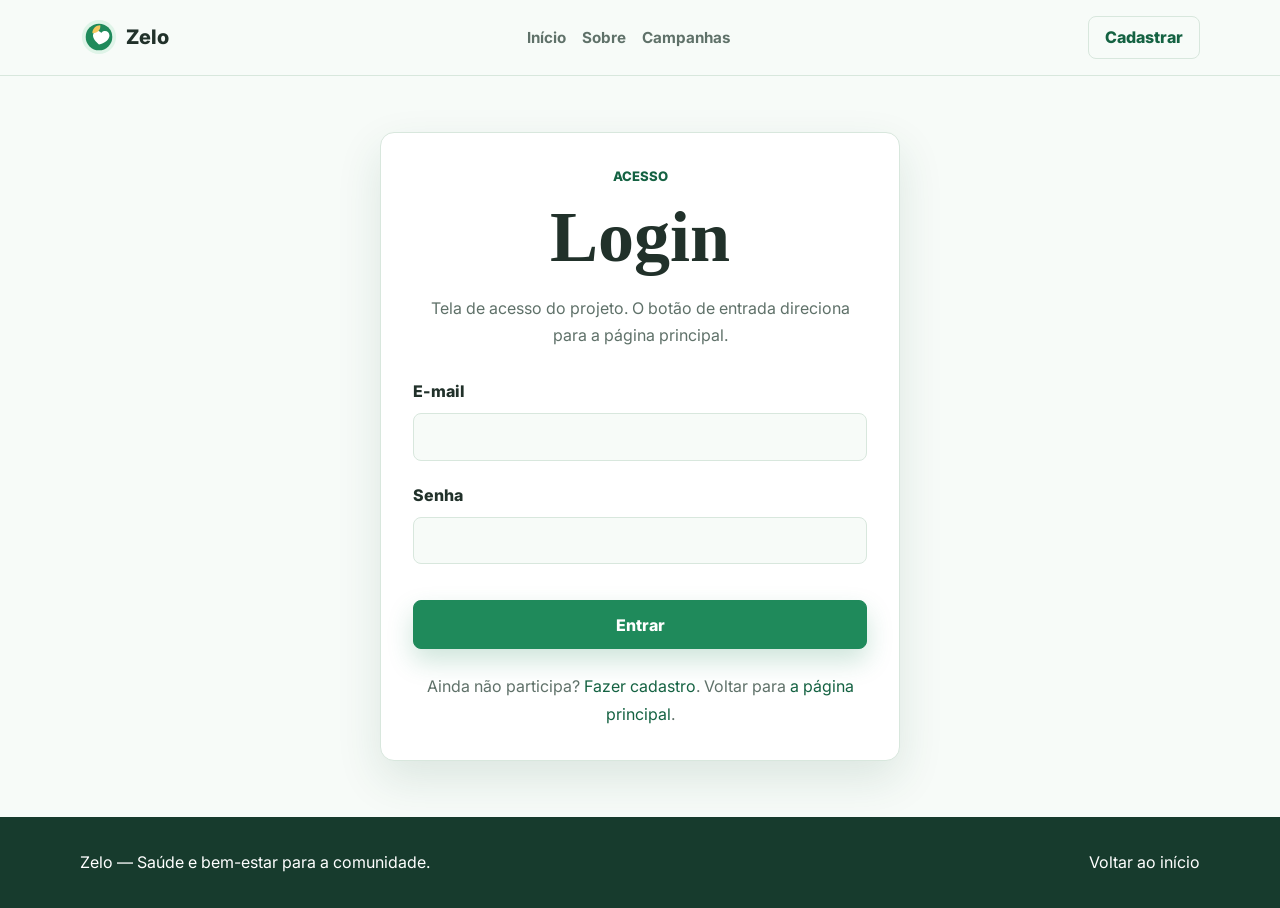
<file: login.html>
<!DOCTYPE html>
<html lang="pt-BR">
  <head>
    <meta charset="UTF-8">
    <meta name="viewport" content="width=device-width, initial-scale=1.0">
    <title>Login | Zelo</title>
    <link rel="preconnect" href="https://fonts.googleapis.com">
    <link rel="preconnect" href="https://fonts.gstatic.com" crossorigin>
    <link href="https://fonts.googleapis.com/css2?family=Inter:wght@400;600;700;800&display=swap" rel="stylesheet">
    <link rel="stylesheet" href="css/style.css">
  </head>
  <body>
    <header class="page-header">
      <a class="brand" href="index.html" aria-label="Página inicial do Zelo">
        <img src="assets/logo.svg" alt="" class="brand-logo">
        <span>Zelo</span>
      </a>

      <nav class="main-nav" aria-label="Navegação principal">
        <a href="index.html#inicio">Início</a>
        <a href="index.html#sobre">Sobre</a>
        <a href="index.html#campanhas">Campanhas</a>
      </nav>

      <a class="nav-action" href="cadastro.html">Cadastrar</a>
    </header>

    <main class="form-page">
      <section class="form-card small-form">
        <header class="section-header">
          <span class="eyebrow">Acesso</span>
          <h1>Login</h1>
          <p>
            Tela de acesso do projeto. O botão de
            entrada direciona para a página principal.
          </p>
        </header>

        <form action="index.html" method="get">
          <label for="email">E-mail</label>
          <input type="email" id="email" name="email" autocomplete="email" required>

          <label for="password">Senha</label>
          <input type="password" id="password" name="senha" autocomplete="current-password" required>

          <button class="button primary-button" type="submit">Entrar</button>
        </form>

        <p class="form-links">
          Ainda não participa? <a href="cadastro.html">Fazer cadastro</a>.
          Voltar para <a href="index.html">a página principal</a>.
        </p>
      </section>
    </main>

    <footer class="page-footer compact-footer">
      <p>Zelo — Saúde e bem-estar para a comunidade.</p>
      <a href="index.html">Voltar ao início</a>
    </footer>
  </body>
</html>
</file>
<file: css/style.css>
:root {
  --color-primary: #1f8a5b;
  --color-primary-dark: #146242;
  --color-primary-light: #dff4e8;
  --color-blue: #246b9f;
  --color-yellow: #f5c75c;
  --color-background: #f7fbf8;
  --color-surface: #ffffff;
  --color-surface-soft: #edf7f1;
  --color-text: #21312a;
  --color-muted: #5f7169;
  --color-border: #d8e7dd;
  --shadow-soft: 0 18px 45px rgba(25, 84, 58, 0.12);
  --radius-small: 8px;
  --radius-medium: 14px;
  --space-xs: 0.5rem;
  --space-sm: 0.75rem;
  --space-md: 1rem;
  --space-lg: 1.5rem;
  --space-xl: 2rem;
  --space-2xl: 3.5rem;
  --container: 1120px;
}

* {
  box-sizing: border-box;
}

html {
  scroll-behavior: smooth;
}

[id] {
  scroll-margin-top: 96px;
}

body {
  margin: 0;
  background: var(--color-background);
  color: var(--color-text);
}

img {
  display: block;
  max-width: 100%;
}

a {
  color: var(--color-primary-dark);
  text-decoration: none;
}

a:hover {
  text-decoration: underline;
}

a:focus-visible,
button:focus-visible,
input:focus-visible,
select:focus-visible,
textarea:focus-visible {
  outline: 3px solid rgba(36, 107, 159, 0.35);
  outline-offset: 3px;
}

body,
button,
input,
select,
textarea {
  font-family: "Inter", Arial, sans-serif;
}

h1,
h2,
h3,
p {
  margin-top: 0;
}

h1,
h2,
h3 {
  line-height: 1.15;
}

h1 {
  font-family: Georgia, "Times New Roman", serif;
  font-size: clamp(2.35rem, 6vw, 4.5rem);
  margin-bottom: var(--space-md);
}

h2 {
  font-size: clamp(1.75rem, 4vw, 2.6rem);
  margin-bottom: var(--space-md);
}

h3 {
  font-size: 1.2rem;
  margin-bottom: var(--space-sm);
}

p,
li {
  color: var(--color-muted);
  line-height: 1.7;
}

.eyebrow {
  color: var(--color-primary-dark);
  display: inline-block;
  font-size: 0.82rem;
  font-weight: 800;
  letter-spacing: 0;
  margin-bottom: var(--space-sm);
  text-transform: uppercase;
}

.button {
  align-items: center;
  border-radius: var(--radius-small);
  display: inline-flex;
  font-weight: 800;
  justify-content: center;
  min-height: 46px;
  padding: 0.85rem 1.2rem;
  text-decoration: none;
  transition: transform 160ms ease, box-shadow 160ms ease, background-color 160ms ease;
}

.button:hover {
  text-decoration: none;
  transform: translateY(-1px);
}

.primary-button {
  background: var(--color-primary);
  border: 1px solid var(--color-primary);
  color: var(--color-surface);
  box-shadow: 0 12px 26px rgba(31, 138, 91, 0.22);
}

.primary-button:hover {
  background: var(--color-primary-dark);
}

.secondary-button {
  background: var(--color-surface);
  border: 1px solid var(--color-border);
  color: var(--color-primary-dark);
}

.button-row {
  display: flex;
  flex-wrap: wrap;
  gap: var(--space-sm);
}

.section-header {
  margin: 0 auto var(--space-xl);
  max-width: 760px;
  text-align: center;
}

.content-section {
  margin: 0 auto;
  max-width: var(--container);
  padding: var(--space-2xl) var(--space-lg);
}

.section-soft {
  background: var(--color-surface-soft);
  border-radius: var(--radius-medium);
  margin-bottom: var(--space-xl);
  margin-top: var(--space-xl);
}

.page-header {
  align-items: center;
  background: var(--color-background);
  border-bottom: 1px solid var(--color-border);
  display: flex;
  gap: var(--space-lg);
  justify-content: space-between;
  padding: var(--space-md) max(var(--space-lg), calc((100vw - var(--container)) / 2));
  position: sticky;
  top: 0;
  z-index: 20;
}

.brand {
  align-items: center;
  color: var(--color-text);
  display: inline-flex;
  font-size: 1.25rem;
  font-weight: 800;
  gap: var(--space-xs);
}

.brand:hover {
  text-decoration: none;
}

.brand-logo {
  height: 38px;
  width: 38px;
}

.main-nav {
  align-items: center;
  display: flex;
  flex-wrap: wrap;
  gap: var(--space-md);
  justify-content: center;
}

.main-nav a {
  color: var(--color-muted);
  font-size: 0.95rem;
  font-weight: 700;
}

.main-nav a:hover,
.nav-action:hover {
  color: var(--color-primary-dark);
}

.nav-action {
  border: 1px solid var(--color-border);
  border-radius: var(--radius-small);
  color: var(--color-primary-dark);
  font-weight: 800;
  padding: 0.65rem 1rem;
}

.nav-action:hover {
  background: var(--color-primary-light);
  text-decoration: none;
}

.hero {
  align-items: center;
  display: grid;
  gap: var(--space-2xl);
  grid-template-columns: minmax(0, 1.05fr) minmax(300px, 0.95fr);
  margin: 0 auto;
  max-width: var(--container);
  min-height: calc(100vh - 82px);
  padding: var(--space-2xl) var(--space-lg) var(--space-xl);
}

.hero-content p {
  font-size: 1.08rem;
}

.hero-note {
  background: var(--color-primary-light);
  border-left: 4px solid var(--color-primary);
  border-radius: var(--radius-small);
  color: var(--color-primary-dark);
  padding: var(--space-md);
}

.hero-figure {
  margin: 0;
}

.hero-figure img {
  filter: drop-shadow(0 22px 30px rgba(24, 86, 58, 0.13));
}

.check-list {
  display: grid;
  gap: var(--space-xs);
  list-style: none;
  margin: 0 0 var(--space-lg);
  padding: 0;
}

.check-list li,
.resource-list li {
  align-items: center;
  display: flex;
  gap: var(--space-sm);
}

.check-list img,
.resource-list img {
  flex: 0 0 22px;
  height: 22px;
  width: 22px;
}

.info-panel {
  background: var(--color-surface);
  border: 1px solid var(--color-border);
  border-radius: var(--radius-medium);
  box-shadow: var(--shadow-soft);
  margin: 0 auto;
  max-width: 860px;
  padding: var(--space-xl);
}

.card-grid {
  display: grid;
  gap: var(--space-lg);
}

.four-columns {
  grid-template-columns: repeat(4, minmax(0, 1fr));
}

.three-columns {
  grid-template-columns: repeat(3, minmax(0, 1fr));
}

.feature-card,
.campaign-card {
  background: var(--color-surface);
  border: 1px solid var(--color-border);
  border-radius: var(--radius-medium);
  box-shadow: var(--shadow-soft);
  padding: var(--space-lg);
}

.feature-card img,
.campaign-card img {
  height: 112px;
  margin-bottom: var(--space-md);
  object-fit: contain;
  width: 100%;
}

.campaign-card {
  border-top: 5px solid var(--color-blue);
}

.resource-list {
  background: var(--color-surface);
  border: 1px solid var(--color-border);
  border-radius: var(--radius-medium);
  display: grid;
  gap: var(--space-md);
  list-style: none;
  margin: 0 auto;
  max-width: 780px;
  padding: var(--space-xl);
}

.resource-list a {
  font-weight: 700;
}

.participation-section {
  align-items: center;
  background: var(--color-primary-dark);
  color: var(--color-surface);
  display: grid;
  gap: var(--space-xl);
  grid-template-columns: 0.9fr 1.1fr;
  margin: var(--space-xl) auto var(--space-2xl);
  max-width: var(--container);
  padding: var(--space-xl);
}

.participation-section figure {
  margin: 0;
}

.participation-section h2,
.participation-section p,
.participation-section .eyebrow {
  color: var(--color-surface);
}

.participation-section .primary-button {
  background: var(--color-yellow);
  border-color: var(--color-yellow);
  color: var(--color-text);
}

.form-page {
  display: grid;
  min-height: calc(100vh - 180px);
  padding: var(--space-2xl) var(--space-lg);
  place-items: center;
}

.form-card {
  background: var(--color-surface);
  border: 1px solid var(--color-border);
  border-radius: var(--radius-medium);
  box-shadow: var(--shadow-soft);
  max-width: 720px;
  padding: var(--space-xl);
  width: 100%;
}

.small-form {
  max-width: 520px;
}

form {
  display: grid;
  gap: var(--space-sm);
}

label {
  color: var(--color-text);
  font-weight: 800;
}

input,
select,
textarea {
  background: var(--color-background);
  border: 1px solid var(--color-border);
  border-radius: var(--radius-small);
  color: var(--color-text);
  font-size: 1rem;
  margin-bottom: var(--space-sm);
  min-height: 46px;
  padding: 0.8rem 0.9rem;
  width: 100%;
}

textarea {
  resize: vertical;
}

form .button {
  cursor: pointer;
  font-size: 1rem;
  margin-top: var(--space-sm);
}

.form-links {
  margin: var(--space-lg) 0 0;
  text-align: center;
}

.resume-page {
  margin: 0 auto;
  max-width: 900px;
  padding: var(--space-2xl) var(--space-lg);
}

.resume-card {
  background: var(--color-surface);
  border: 1px solid var(--color-border);
  border-radius: var(--radius-medium);
  box-shadow: var(--shadow-soft);
  padding: var(--space-xl);
}

.resume-header {
  border-bottom: 1px solid var(--color-border);
  margin-bottom: var(--space-xl);
  padding-bottom: var(--space-lg);
}

.resume-card section {
  margin-bottom: var(--space-lg);
}

.resume-card ul {
  padding-left: 1.2rem;
}

.page-footer {
  background: #173b2d;
  color: var(--color-surface);
  display: grid;
  gap: var(--space-lg);
  grid-template-columns: 1.4fr 1fr 1fr;
  padding: var(--space-xl) max(var(--space-lg), calc((100vw - var(--container)) / 2));
}

.page-footer h2,
.page-footer p,
.page-footer li,
.page-footer a {
  color: var(--color-surface);
}

.page-footer h2 {
  font-size: 1.1rem;
  margin-bottom: var(--space-sm);
}

.page-footer ul {
  list-style: none;
  margin: 0;
  padding: 0;
}

.compact-footer {
  align-items: center;
  display: flex;
  justify-content: space-between;
}

.compact-footer p {
  margin: 0;
}

@media (max-width: 900px) {
  .page-header {
    align-items: flex-start;
    flex-direction: column;
  }

  .main-nav {
    justify-content: flex-start;
  }

  .hero,
  .participation-section {
    grid-template-columns: 1fr;
  }

  .hero {
    min-height: auto;
  }

  .four-columns,
  .three-columns,
  .page-footer {
    grid-template-columns: 1fr 1fr;
  }
}

@media (max-width: 620px) {
  .content-section,
  .form-page,
  .resume-page,
  .hero {
    padding-left: var(--space-md);
    padding-right: var(--space-md);
  }

  .four-columns,
  .three-columns,
  .page-footer,
  .compact-footer {
    grid-template-columns: 1fr;
  }

  .compact-footer {
    align-items: flex-start;
    flex-direction: column;
  }

  .button-row,
  .button {
    width: 100%;
  }

  .section-soft {
    border-radius: 0;
  }
}

.cv-main {
  margin: 0 auto;
  max-width: 980px;
  padding: var(--space-2xl) var(--space-lg);
}

.cv-card {
  background: var(--color-surface);
  border: 1px solid var(--color-border);
  border-radius: var(--radius-medium);
  box-shadow: var(--shadow-soft);
  padding: var(--space-xl);
}

.cv-header {
  align-items: center;
  border-bottom: 1px solid var(--color-border);
  display: grid;
  gap: var(--space-xl);
  grid-template-columns: 180px 1fr;
  margin-bottom: var(--space-xl);
  padding-bottom: var(--space-xl);
}

.cv-photo {
  margin: 0;
}

.cv-photo img {
  aspect-ratio: 4 / 5;
  border: 4px solid var(--color-primary-light);
  border-radius: var(--radius-medium);
  object-fit: cover;
  width: 100%;
}

.cv-intro h1 {
  margin-bottom: var(--space-sm);
}

.cv-intro p {
  color: var(--color-primary-dark);
  font-weight: 800;
}

.cv-section {
  border-bottom: 1px solid var(--color-border);
  margin-bottom: var(--space-lg);
  padding-bottom: var(--space-lg);
}

.cv-section h2 {
  color: var(--color-primary-dark);
  font-size: 1.35rem;
}

.cv-section h3 {
  color: var(--color-text);
  font-size: 1.08rem;
}

.cv-section strong {
  color: var(--color-text);
}

.cv-list {
  display: grid;
  gap: var(--space-xs);
  list-style: none;
  margin: 0;
  padding: 0;
}

.cv-project {
  border-top: 1px solid var(--color-border);
  padding-top: var(--space-md);
}

.cv-project + .cv-project {
  margin-top: var(--space-lg);
}

.cv-period {
  color: var(--color-muted);
  font-size: 0.95rem;
}

.cv-footer {
  align-items: center;
  display: flex;
  flex-wrap: wrap;
  gap: var(--space-md);
  justify-content: space-between;
}

.cv-footer p {
  margin: 0;
}

@media (max-width: 700px) {
  .cv-main {
    padding-left: var(--space-md);
    padding-right: var(--space-md);
  }

  .cv-card {
    padding: var(--space-lg);
  }

  .cv-header {
    grid-template-columns: 1fr;
  }

  .cv-photo {
    max-width: 180px;
  }
}
</file>
